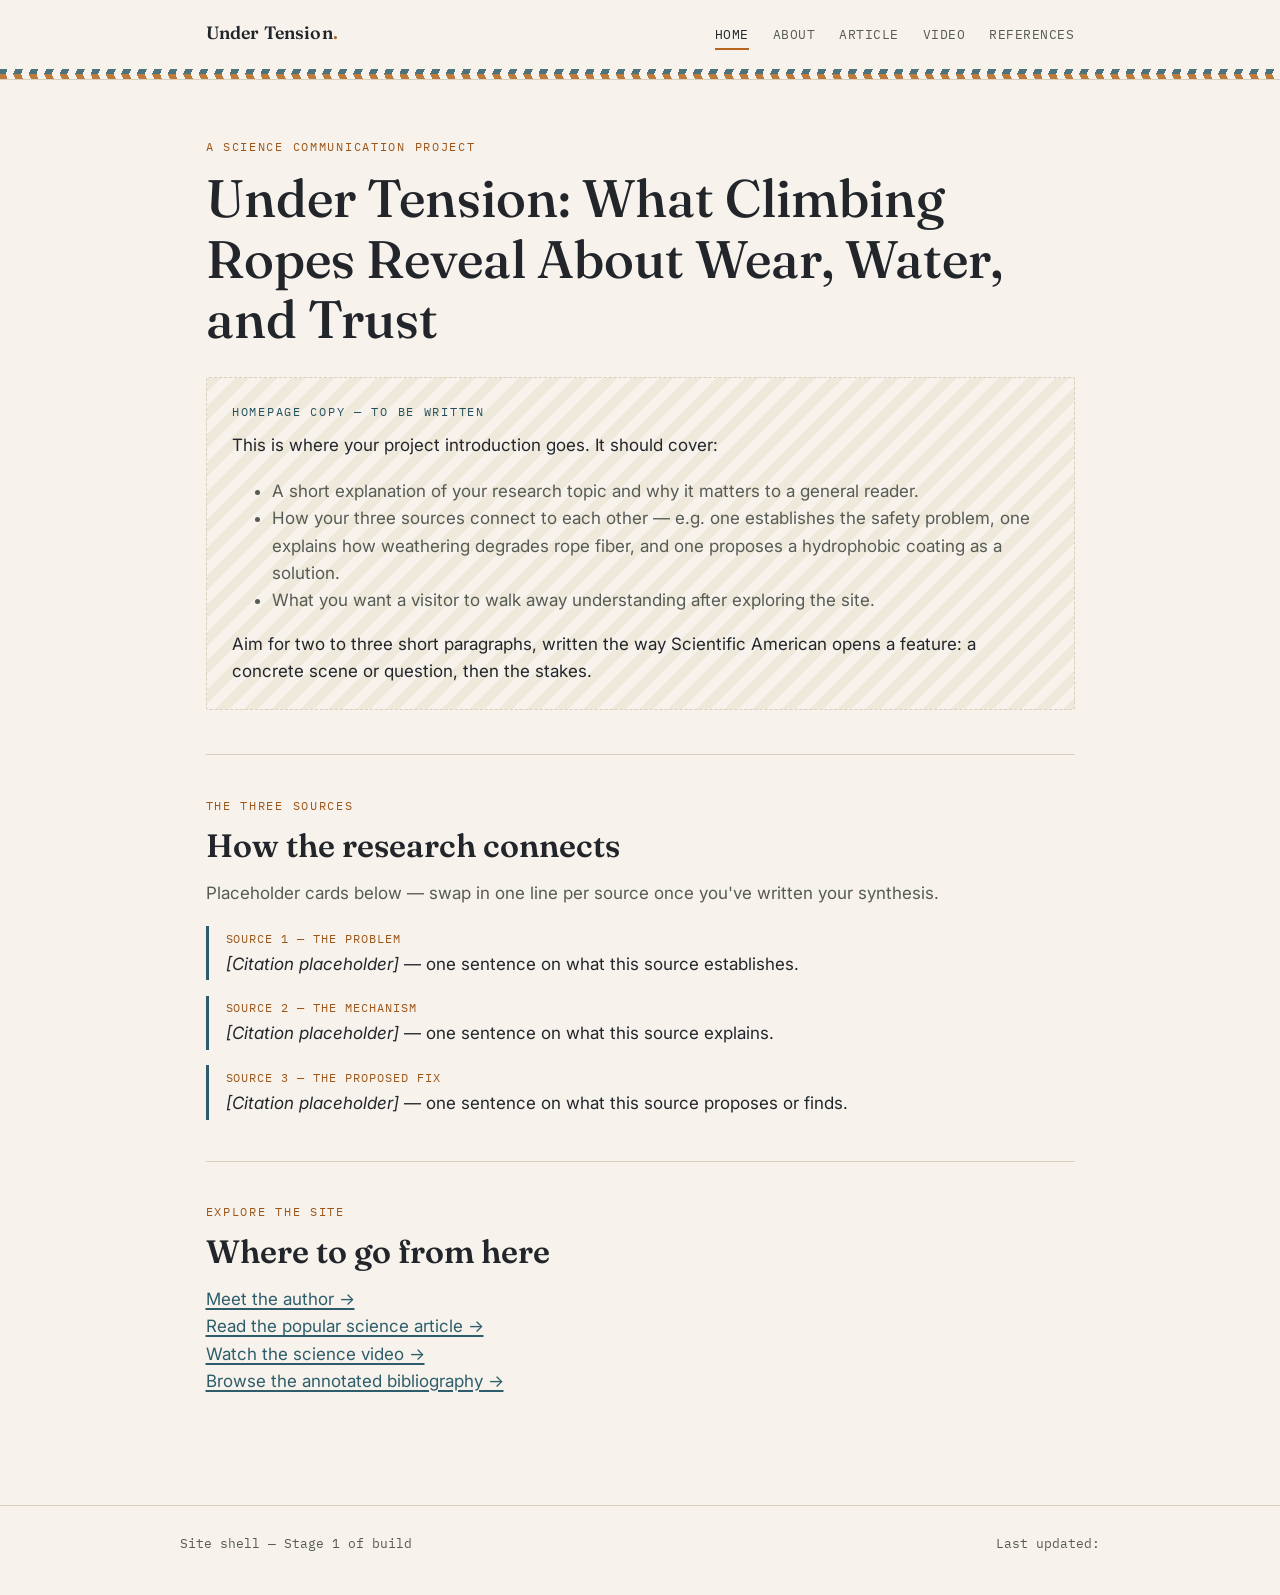
<file: index.html>
<!DOCTYPE html>
<html lang="en">
<head>
  <meta charset="UTF-8">
  <meta name="viewport" content="width=device-width, initial-scale=1.0">
  <title>Under Tension — The Science of Rope Safety</title>
  <link rel="preconnect" href="https://fonts.googleapis.com">
  <link href="https://fonts.googleapis.com/css2?family=Fraunces:opsz,wght@9..144,500;9..144,600&family=Inter:wght@400;500;600&family=IBM+Plex+Mono:wght@500&display=swap" rel="stylesheet">
  <link rel="stylesheet" href="styles.css">
</head>
<body>

  <header class="site-header">
    <div class="nav-inner">
      <a class="site-wordmark" href="index.html">Under Tension<span>.</span></a>
      <nav class="site-nav" aria-label="Primary">
        <a href="index.html" aria-current="page">Home</a>
        <a href="about.html">About</a>
        <a href="article.html">Article</a>
        <a href="video.html">Video</a>
        <a href="references.html">References</a>
      </nav>
    </div>
    <div class="rope-rule" role="presentation"></div>
  </header>

  <main>

    <section class="hero">
      <p class="eyebrow">A Science Communication Project</p>
      <!-- TODO: replace with your final project title -->
      <h1>Under Tension: What Climbing Ropes Reveal About Wear, Water, and Trust</h1>

      <div class="placeholder" style="margin-top: 1.6rem;">
        <p class="eyebrow">Homepage copy — to be written</p>
        <p>
          This is where your project introduction goes. It should cover:
        </p>
        <ul>
          <li>A short explanation of your research topic and why it matters to a general reader.</li>
          <li>How your three sources connect to each other — e.g. one establishes the safety problem, one explains how weathering degrades rope fiber, and one proposes a hydrophobic coating as a solution.</li>
          <li>What you want a visitor to walk away understanding after exploring the site.</li>
        </ul>
        <p>Aim for two to three short paragraphs, written the way Scientific American opens a feature: a concrete scene or question, then the stakes.</p>
      </div>
    </section>

    <section id="sources">
      <p class="eyebrow">The Three Sources</p>
      <h2>How the research connects</h2>
      <p style="color: var(--ink-soft);">Placeholder cards below — swap in one line per source once you've written your synthesis.</p>
      <ul class="source-list">
        <li>
          <span class="source-role">Source 1 — the problem</span>
          <em>[Citation placeholder]</em> — one sentence on what this source establishes.
        </li>
        <li>
          <span class="source-role">Source 2 — the mechanism</span>
          <em>[Citation placeholder]</em> — one sentence on what this source explains.
        </li>
        <li>
          <span class="source-role">Source 3 — the proposed fix</span>
          <em>[Citation placeholder]</em> — one sentence on what this source proposes or finds.
        </li>
      </ul>
    </section>

    <section id="explore">
      <p class="eyebrow">Explore the Site</p>
      <h2>Where to go from here</h2>
      <p>
        <a href="about.html">Meet the author →</a><br>
        <a href="article.html">Read the popular science article →</a><br>
        <a href="video.html">Watch the science video →</a><br>
        <a href="references.html">Browse the annotated bibliography →</a>
      </p>
    </section>

  </main>

  <footer class="site-footer">
    <div class="site-footer-inner">
      <span>Site shell — Stage 1 of build</span>
      <span>Last updated: <!-- TODO: date --></span>
    </div>
  </footer>

</body>
</html>
</file>
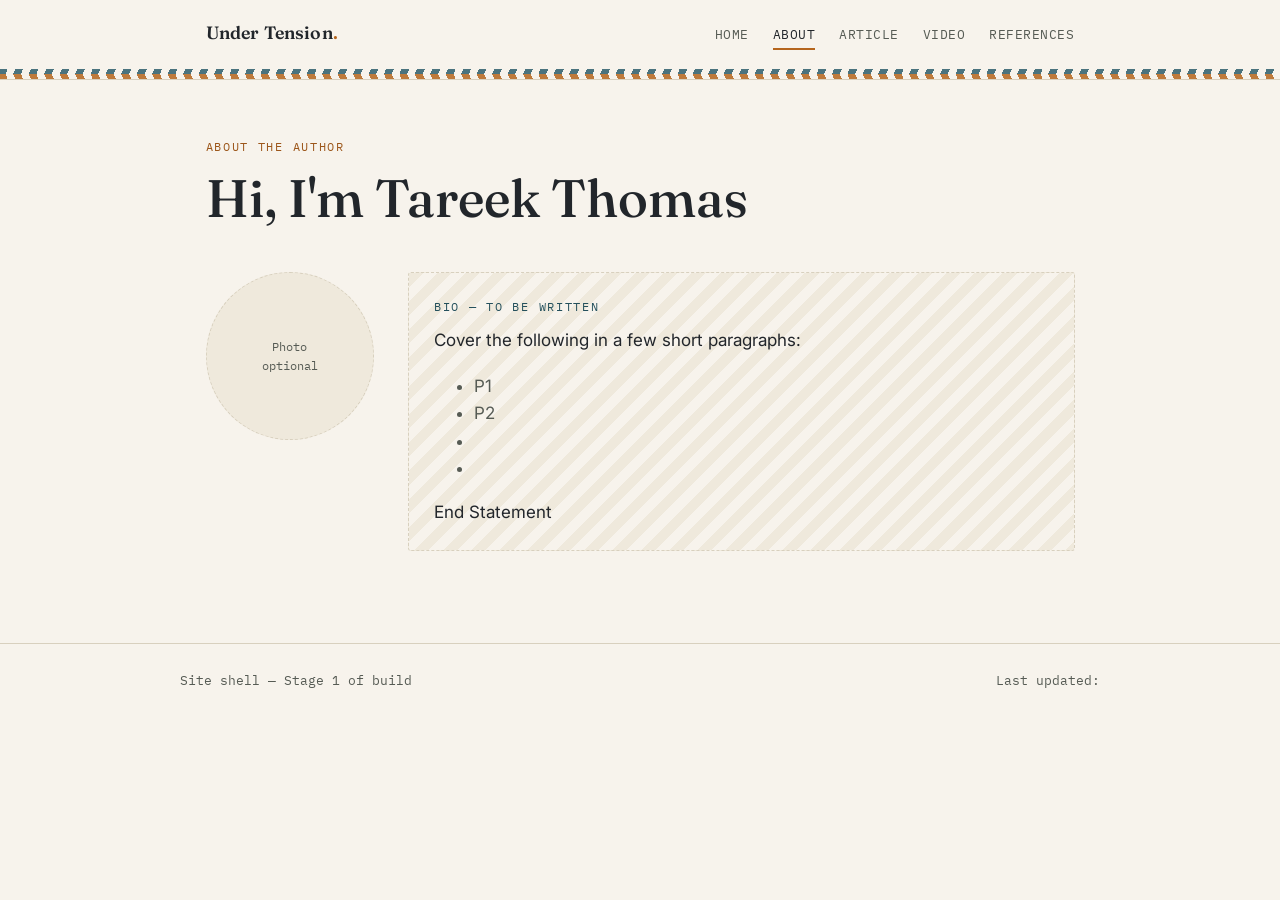
<file: about.html>
<!DOCTYPE html>
<html lang="en">
<head>
  <meta charset="UTF-8">
  <meta name="viewport" content="width=device-width, initial-scale=1.0">
  <title>About — Under Tension</title>
  <link rel="preconnect" href="https://fonts.googleapis.com">
  <link href="https://fonts.googleapis.com/css2?family=Fraunces:opsz,wght@9..144,500;9..144,600&family=Inter:wght@400;500;600&family=IBM+Plex+Mono:wght@500&display=swap" rel="stylesheet">
  <link rel="stylesheet" href="styles.css">
</head>
<body>

  <header class="site-header">
    <div class="nav-inner">
      <a class="site-wordmark" href="index.html">Under Tension<span>.</span></a>
      <nav class="site-nav" aria-label="Primary">
        <a href="index.html">Home</a>
        <a href="about.html" aria-current="page">About</a>
        <a href="article.html">Article</a>
        <a href="video.html">Video</a>
        <a href="references.html">References</a>
      </nav>
    </div>
    <div class="rope-rule" role="presentation"></div>
  </header>

  <main>

    <section class="hero" style="padding-bottom: 1rem;">
      <p class="eyebrow">About the Author</p>
      <h1>Hi, I'm Tareek Thomas</h1>
    </section>

    <section style="border-top: none; padding-top: 0;">
      <div class="about-grid">

        <!-- Photo is optional — remove this block entirely if you'd rather not include one -->
        <div class="avatar-placeholder">
          Photo<br>optional
        </div>

        <div class="about-text">
          <div class="placeholder">
            <p class="eyebrow">Bio — to be written</p>
            <p>Cover the following in a few short paragraphs:</p>
            <ul>
              <li>P1</li>
              <li>P2</li>
              <li></li>
              <li></li>
            </ul>
            <p>End Statement</p>
          </div>
        </div>

      </div>
    </section>

  </main>

  <footer class="site-footer">
    <div class="site-footer-inner">
      <span>Site shell — Stage 1 of build</span>
      <span>Last updated: <!-- TODO: date --></span>
    </div>
  </footer>

</body>
</html>
</file>
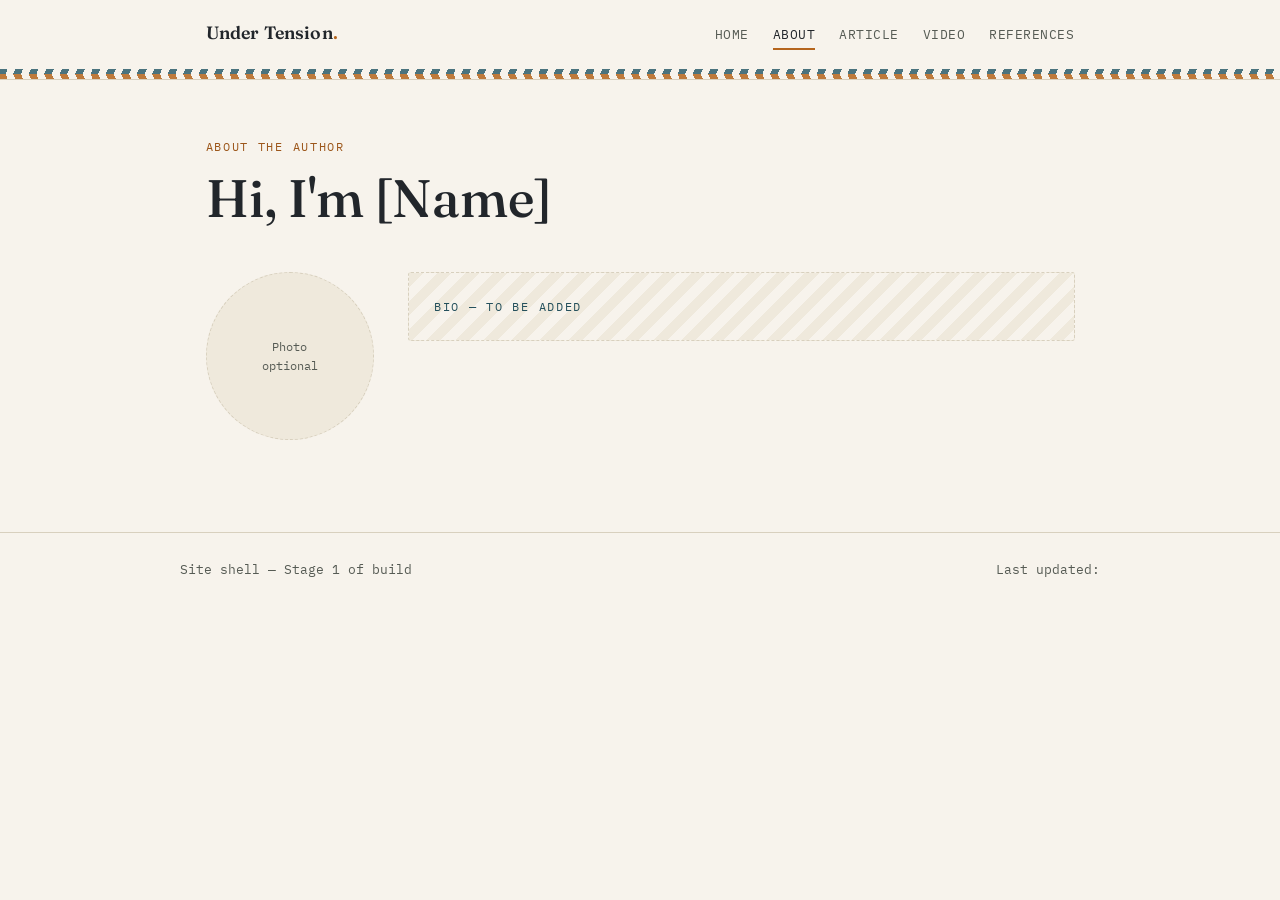
<file: about_1.html>
<!DOCTYPE html>
<html lang="en">
<head>
  <meta charset="UTF-8">
  <meta name="viewport" content="width=device-width, initial-scale=1.0">
  <title>About — Under Tension</title>
  <link rel="preconnect" href="https://fonts.googleapis.com">
  <link href="https://fonts.googleapis.com/css2?family=Fraunces:opsz,wght@9..144,500;9..144,600&family=Inter:wght@400;500;600&family=IBM+Plex+Mono:wght@500&display=swap" rel="stylesheet">
  <link rel="stylesheet" href="styles.css">
</head>
<body>

  <header class="site-header">
    <div class="nav-inner">
      <a class="site-wordmark" href="index.html">Under Tension<span>.</span></a>
      <nav class="site-nav" aria-label="Primary">
        <a href="index.html">Home</a>
        <a href="about.html" aria-current="page">About</a>
        <a href="article.html">Article</a>
        <a href="video.html">Video</a>
        <a href="references.html">References</a>
      </nav>
    </div>
    <div class="rope-rule" role="presentation"></div>
  </header>

  <main>

    <section class="hero" style="padding-bottom: 1rem;">
      <p class="eyebrow">About the Author</p>
      <h1>Hi, I'm [Name]</h1>
    </section>

    <section style="border-top: none; padding-top: 0;">
      <div class="about-grid">

        <!-- Photo optional — remove this block entirely if not using one -->
        <div class="avatar-placeholder">
          Photo<br>optional
        </div>

        <div class="about-text">
          <div class="placeholder">
            <p class="eyebrow" style="margin-bottom: 0;">Bio — to be added</p>
          </div>
        </div>

      </div>
    </section>

  </main>

  <footer class="site-footer">
    <div class="site-footer-inner">
      <span>Site shell — Stage 1 of build</span>
      <span>Last updated: <!-- TODO: date --></span>
    </div>
  </footer>

</body>
</html>
</file>
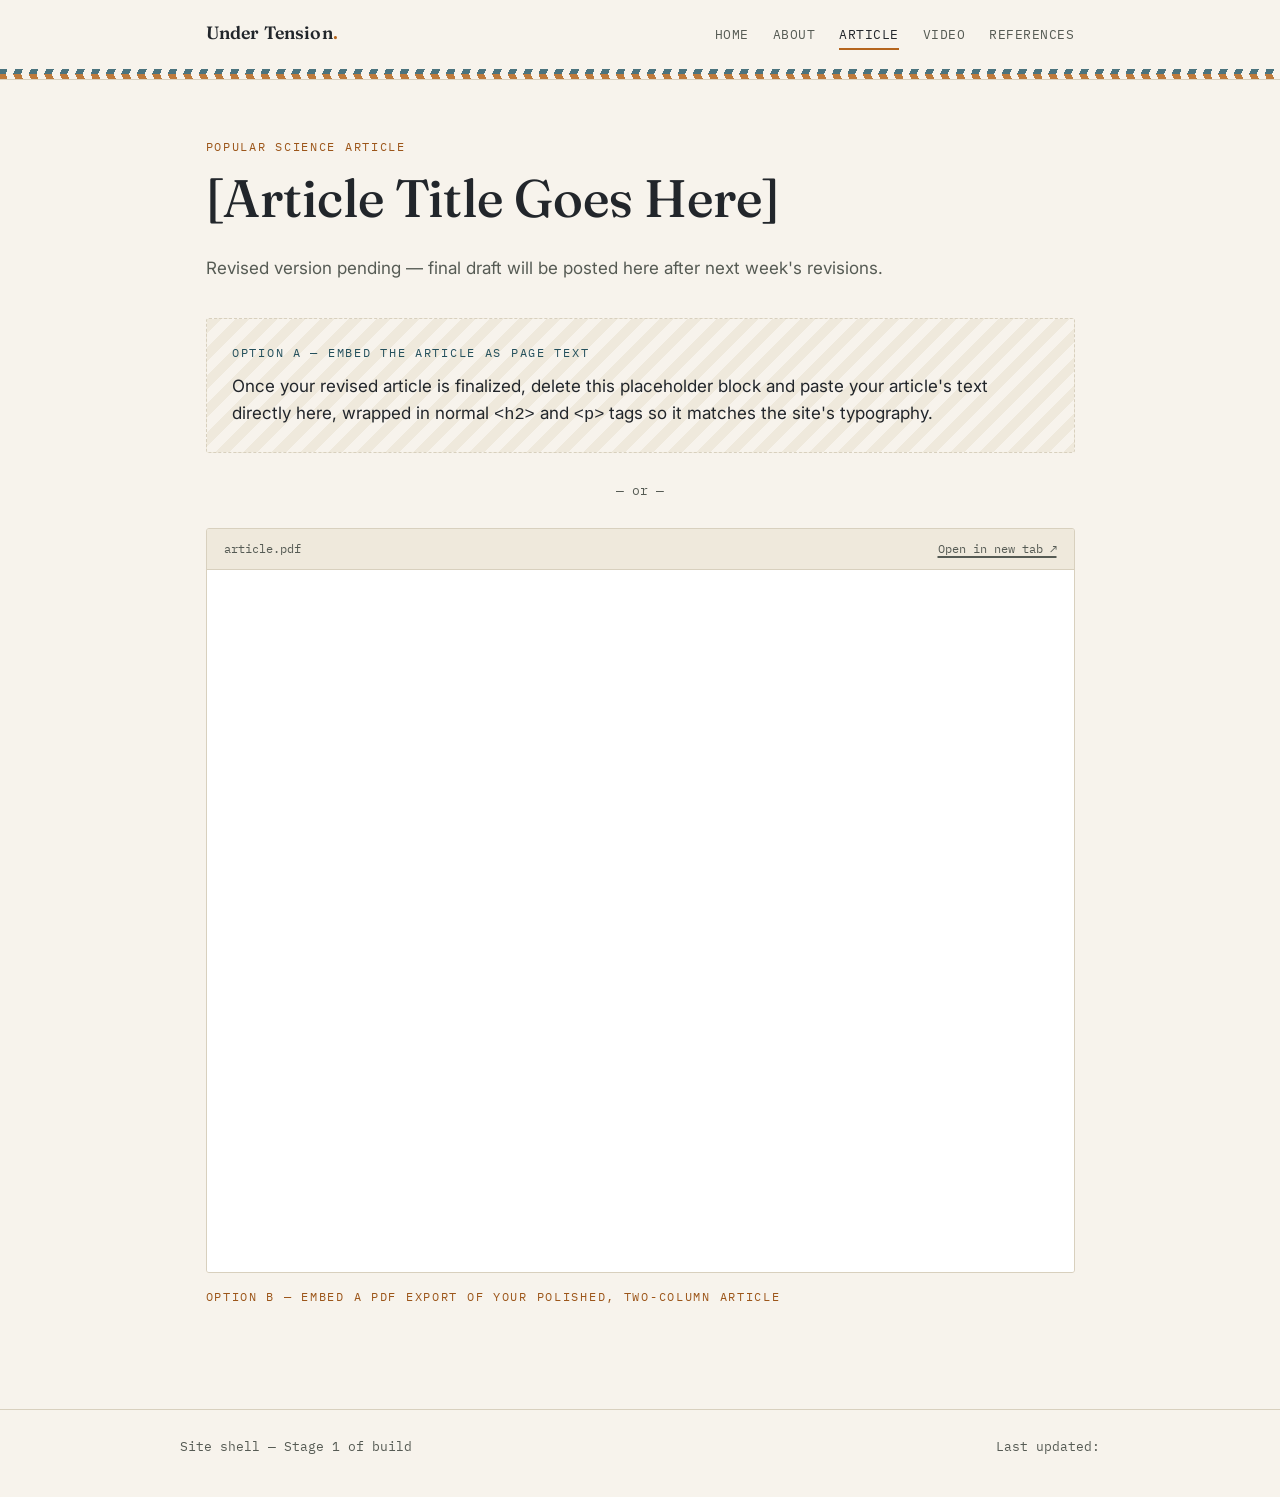
<file: article.html>
<!DOCTYPE html>
<html lang="en">
<head>
  <meta charset="UTF-8">
  <meta name="viewport" content="width=device-width, initial-scale=1.0">
  <title>Article — Under Tension</title>
  <link rel="preconnect" href="https://fonts.googleapis.com">
  <link href="https://fonts.googleapis.com/css2?family=Fraunces:opsz,wght@9..144,500;9..144,600&family=Inter:wght@400;500;600&family=IBM+Plex+Mono:wght@500&display=swap" rel="stylesheet">
  <link rel="stylesheet" href="styles.css">
</head>
<body>

  <header class="site-header">
    <div class="nav-inner">
      <a class="site-wordmark" href="index.html">Under Tension<span>.</span></a>
      <nav class="site-nav" aria-label="Primary">
        <a href="index.html">Home</a>
        <a href="about.html">About</a>
        <a href="article.html" aria-current="page">Article</a>
        <a href="video.html">Video</a>
        <a href="references.html">References</a>
      </nav>
    </div>
    <div class="rope-rule" role="presentation"></div>
  </header>

  <main>

    <section class="hero" style="padding-bottom: 1rem;">
      <p class="eyebrow">Popular Science Article</p>
      <h1>[Article Title Goes Here]</h1>
      <p style="color: var(--ink-soft);">Revised version pending — final draft will be posted here after next week's revisions.</p>
    </section>

    <section style="border-top: none; padding-top: 0;">

      <!-- OPTION A: paste your finished article directly into this page -->
      <div class="placeholder">
        <p class="eyebrow">Option A — embed the article as page text</p>
        <p>
          Once your revised article is finalized, delete this placeholder block and paste
          your article's text directly here, wrapped in normal <code>&lt;h2&gt;</code> and
          <code>&lt;p&gt;</code> tags so it matches the site's typography.
        </p>
      </div>

      <p style="text-align:center; font-family: var(--mono); font-size: 0.75rem; color: var(--ink-soft); margin: 1.6rem 0;">— or —</p>

      <!-- OPTION B: link out to / embed a formatted document (e.g. a PDF export of your Word doc) -->
      <div class="article-embed">
        <div class="article-toolbar">
          <span>article.pdf</span>
          <a href="#" style="color: var(--ink-soft);">Open in new tab ↗</a>
        </div>
        <!-- Replace src below with the path to your exported PDF once it's ready -->
        <iframe src="" title="Popular science article PDF" loading="lazy"></iframe>
      </div>
      <p class="eyebrow" style="margin-top: 0.8rem;">Option B — embed a PDF export of your polished, two-column article</p>

    </section>

  </main>

  <footer class="site-footer">
    <div class="site-footer-inner">
      <span>Site shell — Stage 1 of build</span>
      <span>Last updated: <!-- TODO: date --></span>
    </div>
  </footer>

</body>
</html>
</file>
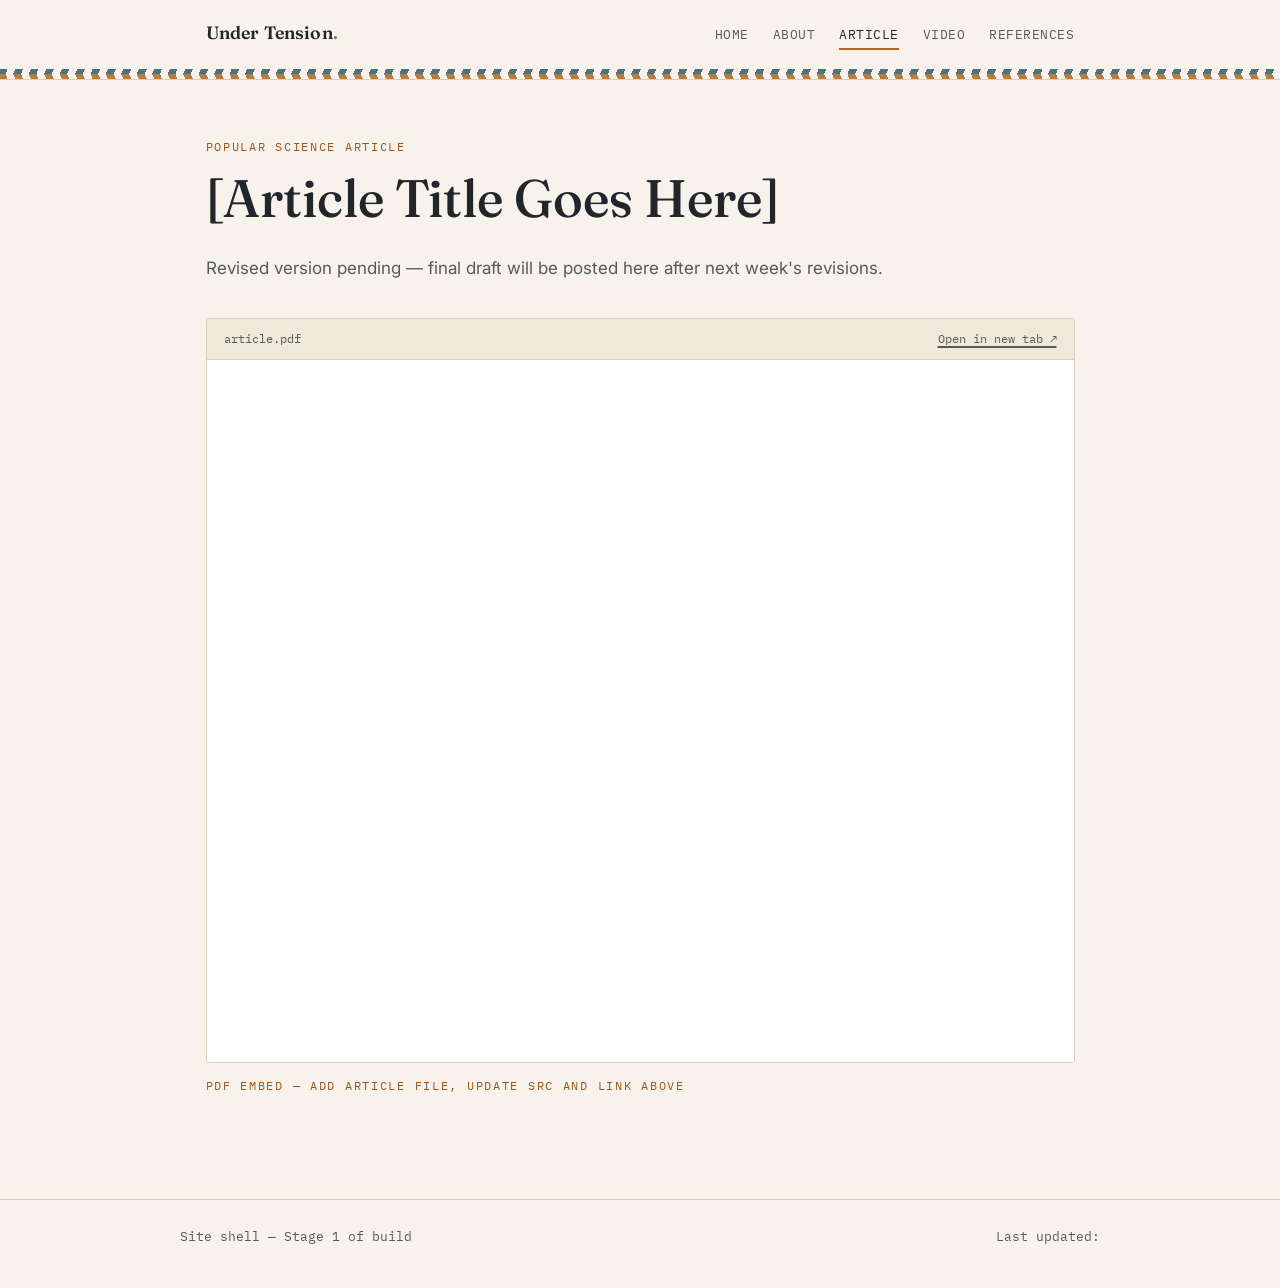
<file: article_1.html>
<!DOCTYPE html>
<html lang="en">
<head>
  <meta charset="UTF-8">
  <meta name="viewport" content="width=device-width, initial-scale=1.0">
  <title>Article — Under Tension</title>
  <link rel="preconnect" href="https://fonts.googleapis.com">
  <link href="https://fonts.googleapis.com/css2?family=Fraunces:opsz,wght@9..144,500;9..144,600&family=Inter:wght@400;500;600&family=IBM+Plex+Mono:wght@500&display=swap" rel="stylesheet">
  <link rel="stylesheet" href="styles.css">
</head>
<body>

  <header class="site-header">
    <div class="nav-inner">
      <a class="site-wordmark" href="index.html">Under Tension<span>.</span></a>
      <nav class="site-nav" aria-label="Primary">
        <a href="index.html">Home</a>
        <a href="about.html">About</a>
        <a href="article.html" aria-current="page">Article</a>
        <a href="video.html">Video</a>
        <a href="references.html">References</a>
      </nav>
    </div>
    <div class="rope-rule" role="presentation"></div>
  </header>

  <main>

    <section class="hero" style="padding-bottom: 1rem;">
      <p class="eyebrow">Popular Science Article</p>
      <h1>[Article Title Goes Here]</h1>
      <p style="color: var(--ink-soft);">Revised version pending — final draft will be posted here after next week's revisions.</p>
    </section>

    <section style="border-top: none; padding-top: 0;">

      <!-- Embed PDF export of the polished, two-column article -->
      <div class="article-embed">
        <div class="article-toolbar">
          <span>article.pdf</span>
          <a href="#" style="color: var(--ink-soft);">Open in new tab ↗</a>
        </div>
        <!-- Replace src with path to exported PDF once ready -->
        <iframe src="" title="Popular science article PDF" loading="lazy"></iframe>
      </div>
      <p class="eyebrow" style="margin-top: 0.8rem;">PDF embed — add article file, update src and link above</p>

    </section>

  </main>

  <footer class="site-footer">
    <div class="site-footer-inner">
      <span>Site shell — Stage 1 of build</span>
      <span>Last updated: <!-- TODO: date --></span>
    </div>
  </footer>

</body>
</html>
</file>
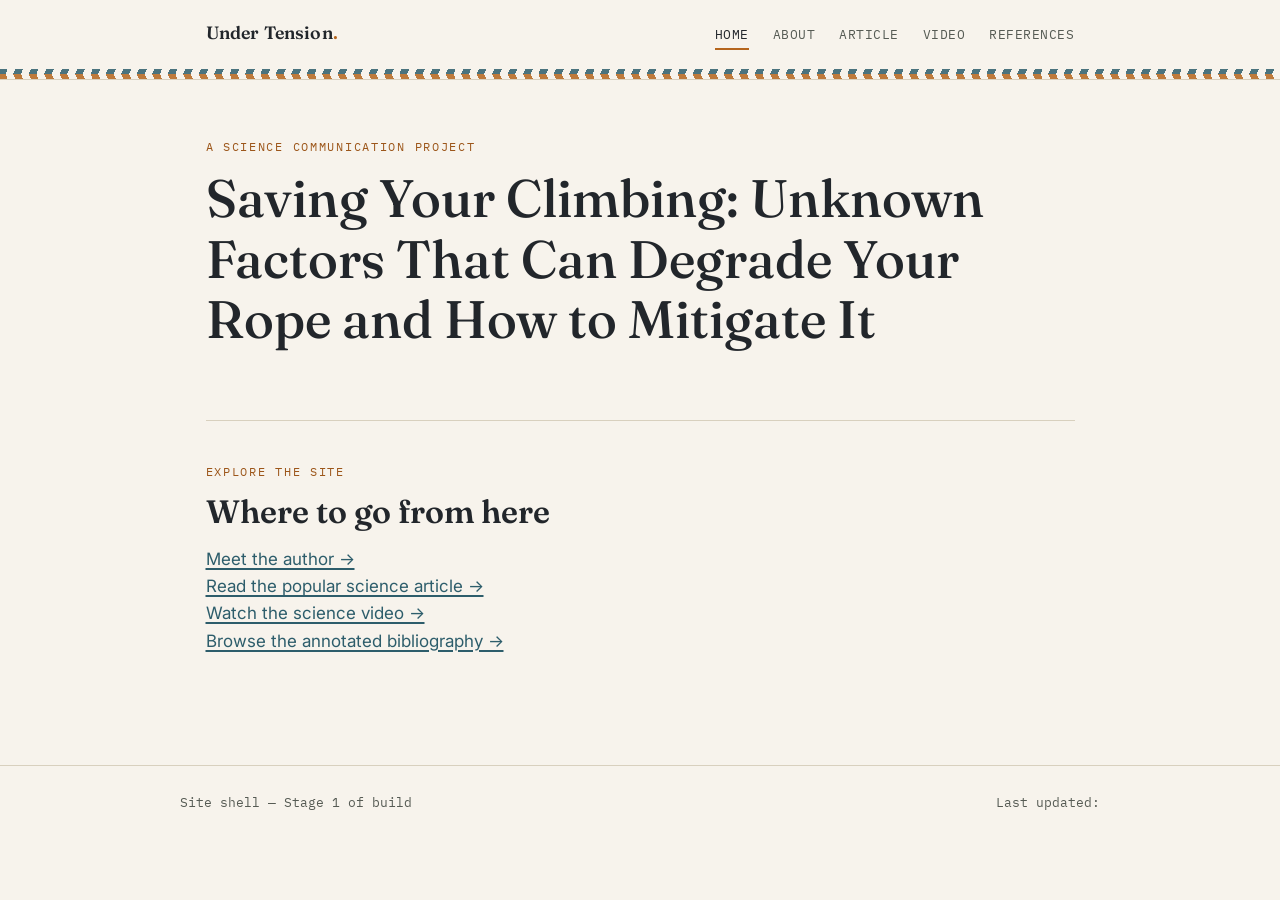
<file: index_1.html>
<!DOCTYPE html>
<html lang="en">
<head>
  <meta charset="UTF-8">
  <meta name="viewport" content="width=device-width, initial-scale=1.0">
  <title>Under Tension — The Science of Rope Safety</title>
  <link rel="preconnect" href="https://fonts.googleapis.com">
  <link href="https://fonts.googleapis.com/css2?family=Fraunces:opsz,wght@9..144,500;9..144,600&family=Inter:wght@400;500;600&family=IBM+Plex+Mono:wght@500&display=swap" rel="stylesheet">
  <link rel="stylesheet" href="styles.css">
</head>
<body>

  <header class="site-header">
    <div class="nav-inner">
      <a class="site-wordmark" href="index.html">Under Tension<span>.</span></a>
      <nav class="site-nav" aria-label="Primary">
        <a href="index.html" aria-current="page">Home</a>
        <a href="about.html">About</a>
        <a href="article.html">Article</a>
        <a href="video.html">Video</a>
        <a href="references.html">References</a>
      </nav>
    </div>
    <div class="rope-rule" role="presentation"></div>
  </header>

  <main>

    <section class="hero">
      <p class="eyebrow">A Science Communication Project</p>
      <h1>Saving Your Climbing: Unknown Factors That Can Degrade Your Rope and How to Mitigate It</h1>
    </section>

    <section id="explore">
      <p class="eyebrow">Explore the Site</p>
      <h2>Where to go from here</h2>
      <p>
        <a href="about.html">Meet the author →</a><br>
        <a href="article.html">Read the popular science article →</a><br>
        <a href="video.html">Watch the science video →</a><br>
        <a href="references.html">Browse the annotated bibliography →</a>
      </p>
    </section>

  </main>

  <footer class="site-footer">
    <div class="site-footer-inner">
      <span>Site shell — Stage 1 of build</span>
      <span>Last updated: <!-- TODO: date --></span>
    </div>
  </footer>

</body>
</html>
</file>
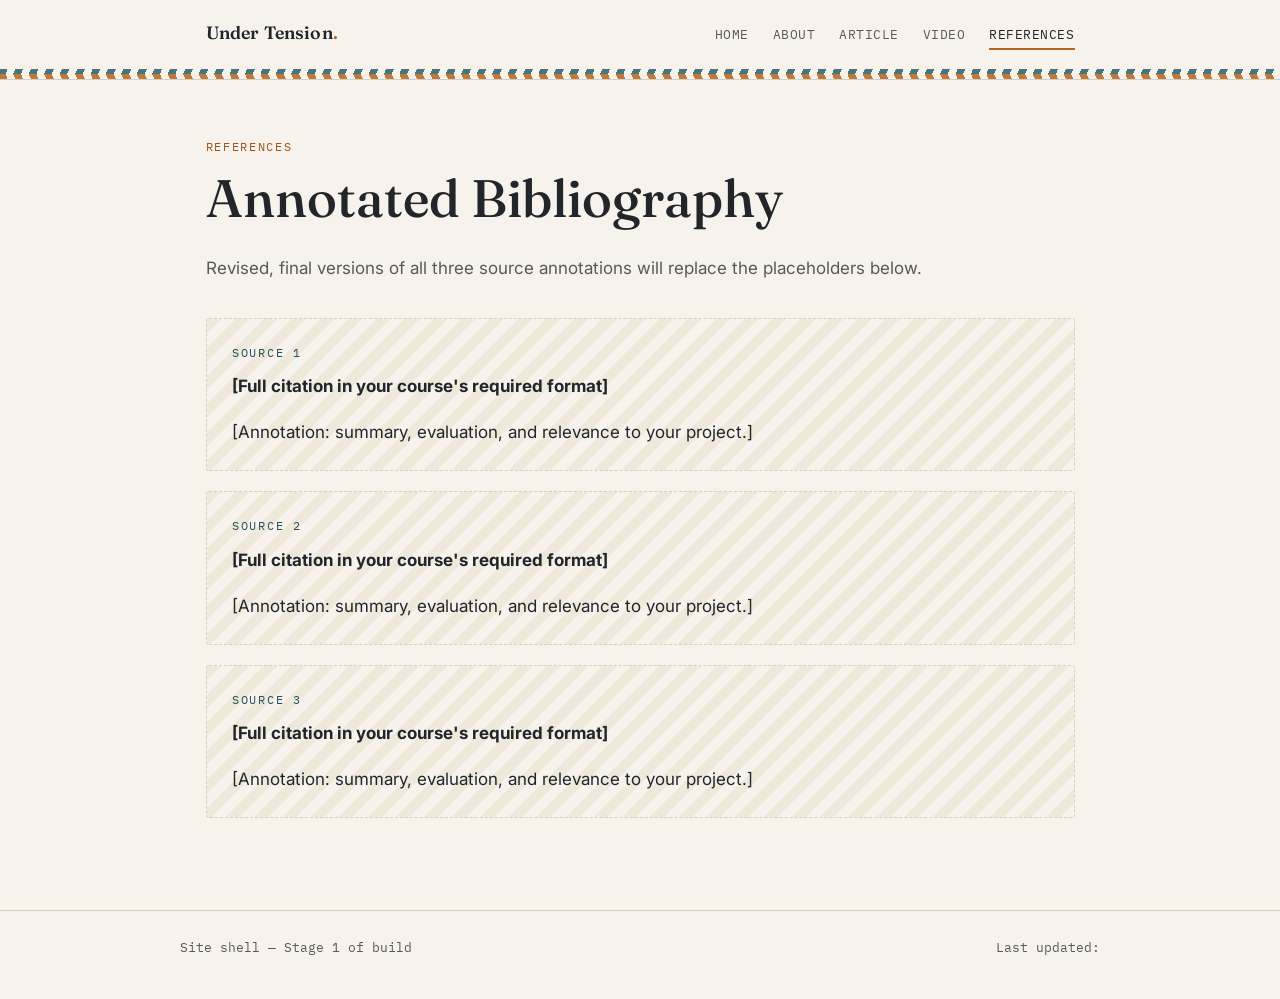
<file: references.html>
<!DOCTYPE html>
<html lang="en">
<head>
  <meta charset="UTF-8">
  <meta name="viewport" content="width=device-width, initial-scale=1.0">
  <title>References — Under Tension</title>
  <link rel="preconnect" href="https://fonts.googleapis.com">
  <link href="https://fonts.googleapis.com/css2?family=Fraunces:opsz,wght@9..144,500;9..144,600&family=Inter:wght@400;500;600&family=IBM+Plex+Mono:wght@500&display=swap" rel="stylesheet">
  <link rel="stylesheet" href="styles.css">
</head>
<body>

  <header class="site-header">
    <div class="nav-inner">
      <a class="site-wordmark" href="index.html">Under Tension<span>.</span></a>
      <nav class="site-nav" aria-label="Primary">
        <a href="index.html">Home</a>
        <a href="about.html">About</a>
        <a href="article.html">Article</a>
        <a href="video.html">Video</a>
        <a href="references.html" aria-current="page">References</a>
      </nav>
    </div>
    <div class="rope-rule" role="presentation"></div>
  </header>

  <main>

    <section class="hero" style="padding-bottom: 1rem;">
      <p class="eyebrow">References</p>
      <h1>Annotated Bibliography</h1>
      <p style="color: var(--ink-soft);">Revised, final versions of all three source annotations will replace the placeholders below.</p>
    </section>

    <section style="border-top: none; padding-top: 0;">

      <div class="placeholder">
        <p class="eyebrow">Source 1</p>
        <p><strong>[Full citation in your course's required format]</strong></p>
        <p>[Annotation: summary, evaluation, and relevance to your project.]</p>
      </div>

      <div class="placeholder" style="margin-top: 1.2rem;">
        <p class="eyebrow">Source 2</p>
        <p><strong>[Full citation in your course's required format]</strong></p>
        <p>[Annotation: summary, evaluation, and relevance to your project.]</p>
      </div>

      <div class="placeholder" style="margin-top: 1.2rem;">
        <p class="eyebrow">Source 3</p>
        <p><strong>[Full citation in your course's required format]</strong></p>
        <p>[Annotation: summary, evaluation, and relevance to your project.]</p>
      </div>

    </section>

  </main>

  <footer class="site-footer">
    <div class="site-footer-inner">
      <span>Site shell — Stage 1 of build</span>
      <span>Last updated: <!-- TODO: date --></span>
    </div>
  </footer>

</body>
</html>
</file>
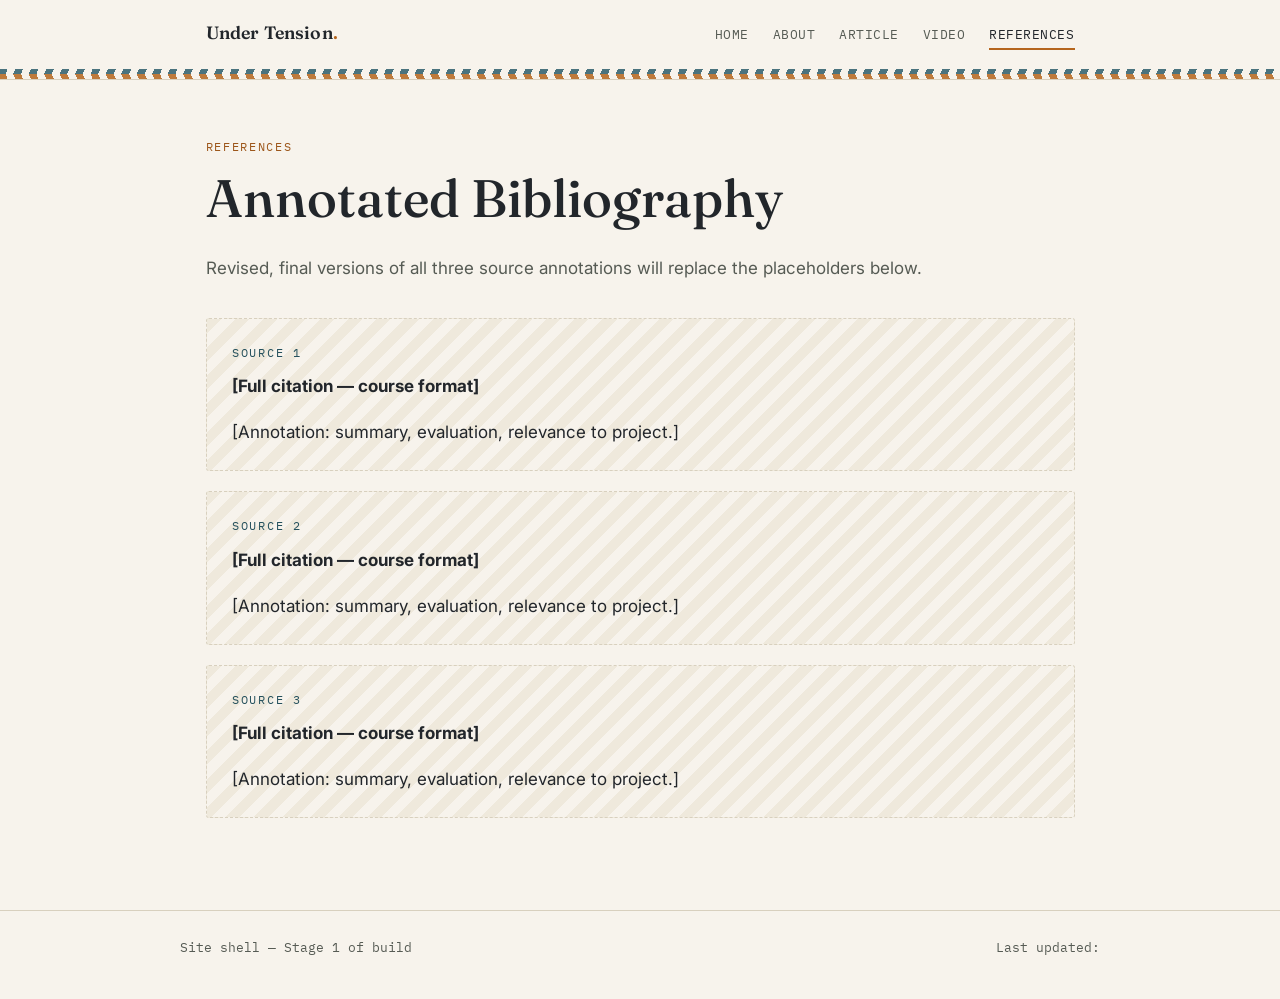
<file: references_1.html>
<!DOCTYPE html>
<html lang="en">
<head>
  <meta charset="UTF-8">
  <meta name="viewport" content="width=device-width, initial-scale=1.0">
  <title>References — Under Tension</title>
  <link rel="preconnect" href="https://fonts.googleapis.com">
  <link href="https://fonts.googleapis.com/css2?family=Fraunces:opsz,wght@9..144,500;9..144,600&family=Inter:wght@400;500;600&family=IBM+Plex+Mono:wght@500&display=swap" rel="stylesheet">
  <link rel="stylesheet" href="styles.css">
</head>
<body>

  <header class="site-header">
    <div class="nav-inner">
      <a class="site-wordmark" href="index.html">Under Tension<span>.</span></a>
      <nav class="site-nav" aria-label="Primary">
        <a href="index.html">Home</a>
        <a href="about.html">About</a>
        <a href="article.html">Article</a>
        <a href="video.html">Video</a>
        <a href="references.html" aria-current="page">References</a>
      </nav>
    </div>
    <div class="rope-rule" role="presentation"></div>
  </header>

  <main>

    <section class="hero" style="padding-bottom: 1rem;">
      <p class="eyebrow">References</p>
      <h1>Annotated Bibliography</h1>
      <p style="color: var(--ink-soft);">Revised, final versions of all three source annotations will replace the placeholders below.</p>
    </section>

    <section style="border-top: none; padding-top: 0;">

      <div class="placeholder">
        <p class="eyebrow">Source 1</p>
        <p><strong>[Full citation — course format]</strong></p>
        <p>[Annotation: summary, evaluation, relevance to project.]</p>
      </div>

      <div class="placeholder" style="margin-top: 1.2rem;">
        <p class="eyebrow">Source 2</p>
        <p><strong>[Full citation — course format]</strong></p>
        <p>[Annotation: summary, evaluation, relevance to project.]</p>
      </div>

      <div class="placeholder" style="margin-top: 1.2rem;">
        <p class="eyebrow">Source 3</p>
        <p><strong>[Full citation — course format]</strong></p>
        <p>[Annotation: summary, evaluation, relevance to project.]</p>
      </div>

    </section>

  </main>

  <footer class="site-footer">
    <div class="site-footer-inner">
      <span>Site shell — Stage 1 of build</span>
      <span>Last updated: <!-- TODO: date --></span>
    </div>
  </footer>

</body>
</html>
</file>
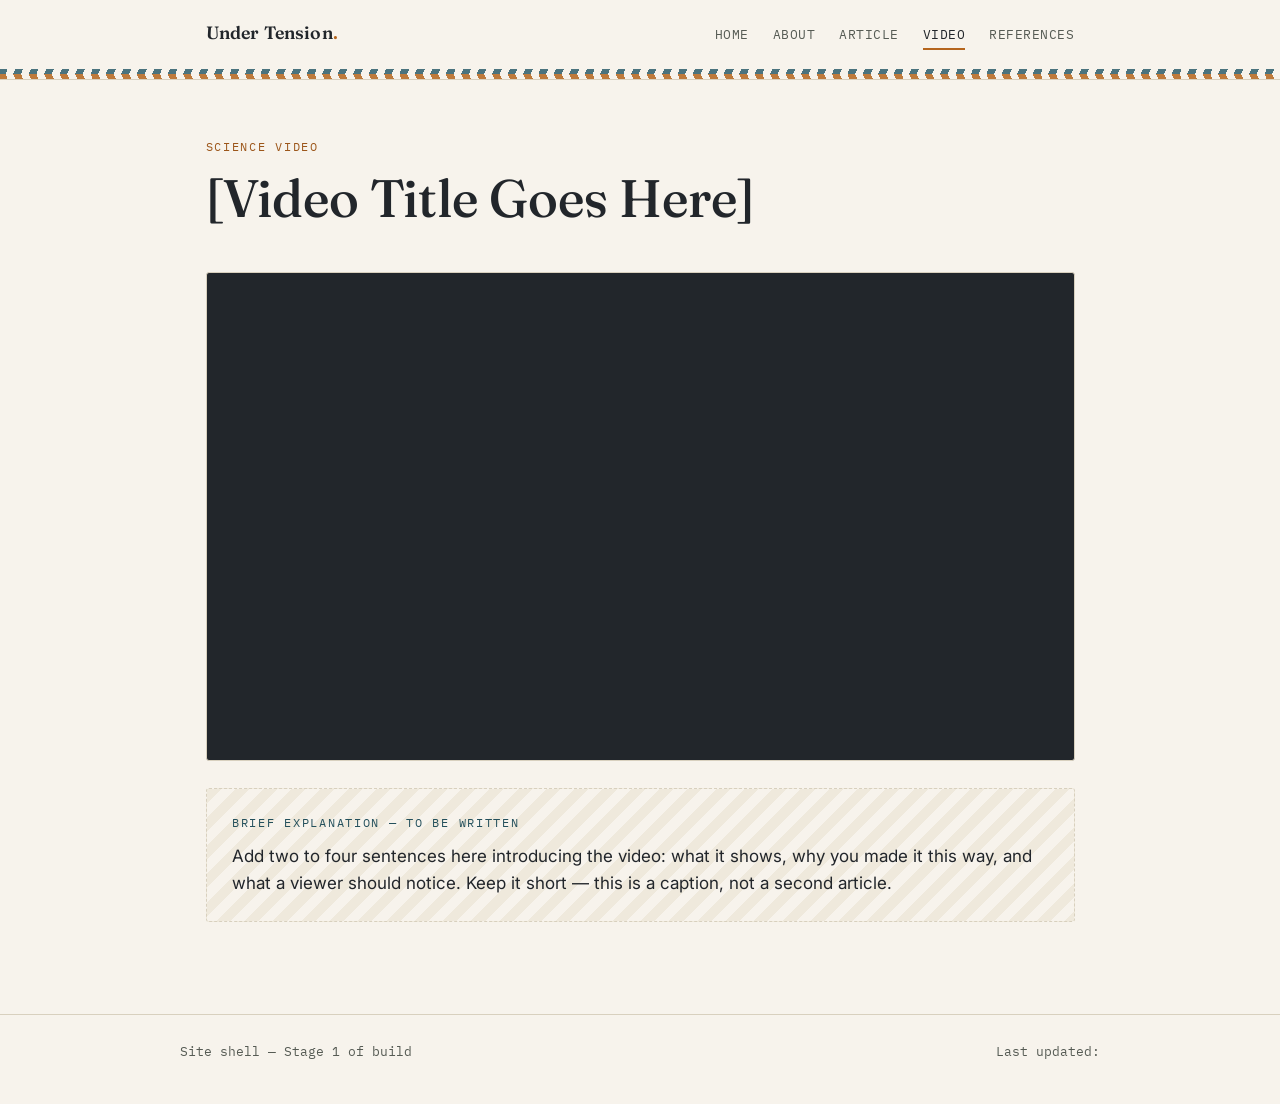
<file: video.html>
<!DOCTYPE html>
<html lang="en">
<head>
  <meta charset="UTF-8">
  <meta name="viewport" content="width=device-width, initial-scale=1.0">
  <title>Video — Under Tension</title>
  <link rel="preconnect" href="https://fonts.googleapis.com">
  <link href="https://fonts.googleapis.com/css2?family=Fraunces:opsz,wght@9..144,500;9..144,600&family=Inter:wght@400;500;600&family=IBM+Plex+Mono:wght@500&display=swap" rel="stylesheet">
  <link rel="stylesheet" href="styles.css">
</head>
<body>

  <header class="site-header">
    <div class="nav-inner">
      <a class="site-wordmark" href="index.html">Under Tension<span>.</span></a>
      <nav class="site-nav" aria-label="Primary">
        <a href="index.html">Home</a>
        <a href="about.html">About</a>
        <a href="article.html">Article</a>
        <a href="video.html" aria-current="page">Video</a>
        <a href="references.html">References</a>
      </nav>
    </div>
    <div class="rope-rule" role="presentation"></div>
  </header>

  <main>

    <section class="hero" style="padding-bottom: 1rem;">
      <p class="eyebrow">Science Video</p>
      <h1>[Video Title Goes Here]</h1>
    </section>

    <section style="border-top: none; padding-top: 0;">

      <div class="video-frame">
        <!--
          Replace the src below with your embed link once the video is uploaded, e.g.:
          YouTube:  https://www.youtube.com/embed/VIDEO_ID
          Vimeo:    https://player.vimeo.com/video/VIDEO_ID
        -->
        <iframe
          src=""
          title="Science video"
          loading="lazy"
          allow="accelerometer; autoplay; clipboard-write; encrypted-media; gyroscope; picture-in-picture"
          allowfullscreen>
        </iframe>
      </div>

      <div class="placeholder" style="margin-top: 1.6rem;">
        <p class="eyebrow">Brief explanation — to be written</p>
        <p>
          Add two to four sentences here introducing the video: what it shows, why you made
          it this way, and what a viewer should notice. Keep it short — this is a caption,
          not a second article.
        </p>
      </div>

    </section>

  </main>

  <footer class="site-footer">
    <div class="site-footer-inner">
      <span>Site shell — Stage 1 of build</span>
      <span>Last updated: <!-- TODO: date --></span>
    </div>
  </footer>

</body>
</html>
</file>
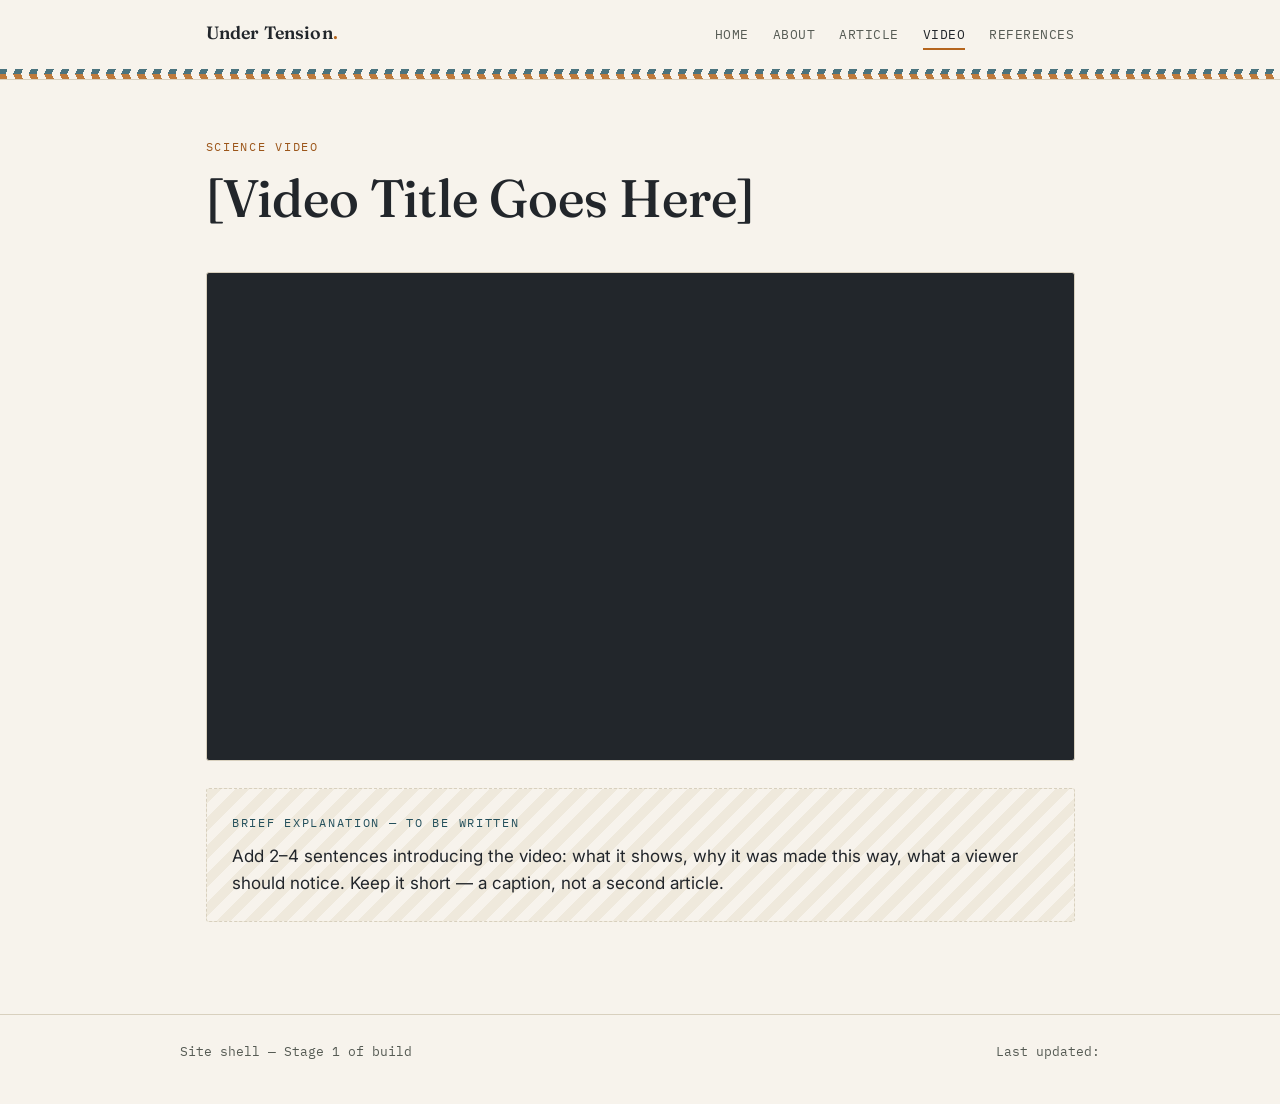
<file: video_1.html>
<!DOCTYPE html>
<html lang="en">
<head>
  <meta charset="UTF-8">
  <meta name="viewport" content="width=device-width, initial-scale=1.0">
  <title>Video — Under Tension</title>
  <link rel="preconnect" href="https://fonts.googleapis.com">
  <link href="https://fonts.googleapis.com/css2?family=Fraunces:opsz,wght@9..144,500;9..144,600&family=Inter:wght@400;500;600&family=IBM+Plex+Mono:wght@500&display=swap" rel="stylesheet">
  <link rel="stylesheet" href="styles.css">
</head>
<body>

  <header class="site-header">
    <div class="nav-inner">
      <a class="site-wordmark" href="index.html">Under Tension<span>.</span></a>
      <nav class="site-nav" aria-label="Primary">
        <a href="index.html">Home</a>
        <a href="about.html">About</a>
        <a href="article.html">Article</a>
        <a href="video.html" aria-current="page">Video</a>
        <a href="references.html">References</a>
      </nav>
    </div>
    <div class="rope-rule" role="presentation"></div>
  </header>

  <main>

    <section class="hero" style="padding-bottom: 1rem;">
      <p class="eyebrow">Science Video</p>
      <h1>[Video Title Goes Here]</h1>
    </section>

    <section style="border-top: none; padding-top: 0;">

      <div class="video-frame">
        <!--
          Replace src with embed link once video is uploaded, e.g.:
          YouTube:  https://www.youtube.com/embed/VIDEO_ID
          Vimeo:    https://player.vimeo.com/video/VIDEO_ID
        -->
        <iframe
          src=""
          title="Science video"
          loading="lazy"
          allow="accelerometer; autoplay; clipboard-write; encrypted-media; gyroscope; picture-in-picture"
          allowfullscreen>
        </iframe>
      </div>

      <div class="placeholder" style="margin-top: 1.6rem;">
        <p class="eyebrow">Brief explanation — to be written</p>
        <p>
          Add 2–4 sentences introducing the video: what it shows, why it was made
          this way, what a viewer should notice. Keep it short — a caption,
          not a second article.
        </p>
      </div>

    </section>

  </main>

  <footer class="site-footer">
    <div class="site-footer-inner">
      <span>Site shell — Stage 1 of build</span>
      <span>Last updated: <!-- TODO: date --></span>
    </div>
  </footer>

</body>
</html>
</file>
<file: styles.css>
/* ==========================================================================
   Design tokens
   ========================================================================== */
:root {
  --paper:      #F7F3EC;
  --paper-dim:  #EFE9DC;
  --ink:        #22262B;
  --ink-soft:   #565B54;
  --line:       #D8D0BE;
  --teal:       #2D5D6B;
  --teal-dim:   #24505C;
  --rust:       #B5651D;
  --rust-dim:   #9C561A;
  --alert:      #A63B2A;

  --display: "Fraunces", "Iowan Old Style", Georgia, serif;
  --body: "Inter", -apple-system, BlinkMacSystemFont, "Segoe UI", sans-serif;
  --mono: "IBM Plex Mono", "SFMono-Regular", Menlo, monospace;

  --max-w: 920px;
  --radius: 3px;
}

@media (prefers-reduced-motion: no-preference) {
  html { scroll-behavior: smooth; }
}

* { box-sizing: border-box; }

html, body {
  margin: 0;
  padding: 0;
  background: var(--paper);
  color: var(--ink);
  font-family: var(--body);
  font-size: 17px;
  line-height: 1.6;
}

img { max-width: 100%; display: block; }

a { color: var(--teal); text-decoration-thickness: 1.5px; text-underline-offset: 3px; }
a:hover { color: var(--teal-dim); }

a:focus-visible,
button:focus-visible,
input:focus-visible,
textarea:focus-visible {
  outline: 2px solid var(--rust);
  outline-offset: 3px;
}

h1, h2, h3 {
  font-family: var(--display);
  font-weight: 600;
  line-height: 1.15;
  margin: 0 0 0.5em;
  color: var(--ink);
}

h1 { font-size: clamp(2.1rem, 4.5vw, 3.1rem); font-weight: 500; }
h2 { font-size: clamp(1.4rem, 3vw, 1.9rem); }
h3 { font-size: 1.15rem; }

p { margin: 0 0 1.1em; color: var(--ink); }

.eyebrow {
  font-family: var(--mono);
  font-size: 0.72rem;
  letter-spacing: 0.14em;
  text-transform: uppercase;
  color: var(--rust-dim);
  margin: 0 0 0.9em;
}

/* ==========================================================================
   Signature element: woven-rope rule
   used under the nav and between major sections, standing in for the
   climbing rope research that runs through the whole site
   ========================================================================== */
.rope-rule {
  height: 10px;
  width: 100%;
  background-image:
    repeating-linear-gradient(115deg,
      var(--teal) 0px, var(--teal) 7px,
      transparent 7px, transparent 14px),
    repeating-linear-gradient(65deg,
      var(--rust) 0px, var(--rust) 7px,
      transparent 7px, transparent 14px);
  background-size: 100% 5px;
  background-position: top, bottom;
  background-repeat: repeat-x;
  opacity: 0.85;
}

/* ==========================================================================
   Layout shell
   ========================================================================== */
.site-header {
  background: var(--paper);
  position: sticky;
  top: 0;
  z-index: 10;
  border-bottom: 1px solid var(--line);
}

.nav-inner {
  max-width: var(--max-w);
  margin: 0 auto;
  padding: 1.1rem 1.5rem;
  display: flex;
  align-items: baseline;
  justify-content: space-between;
  flex-wrap: wrap;
  gap: 0.75rem;
}

.site-wordmark {
  font-family: var(--display);
  font-size: 1.05rem;
  font-weight: 600;
  color: var(--ink);
  text-decoration: none;
  letter-spacing: 0.01em;
}
.site-wordmark:hover { color: var(--teal); }
.site-wordmark span { color: var(--rust); }

.site-nav { display: flex; gap: 1.4rem; flex-wrap: wrap; }

.site-nav a {
  font-family: var(--mono);
  font-size: 0.78rem;
  letter-spacing: 0.04em;
  text-transform: uppercase;
  color: var(--ink-soft);
  text-decoration: none;
  padding-bottom: 3px;
  border-bottom: 2px solid transparent;
}

.site-nav a:hover,
.site-nav a[aria-current="page"] {
  color: var(--ink);
  border-bottom-color: var(--rust);
}

main { max-width: var(--max-w); margin: 0 auto; padding: 0 1.5rem; }

.hero { padding: 3.4rem 0 2.6rem; }

section { padding: 2.4rem 0; border-top: 1px solid var(--line); }
section:first-of-type { border-top: none; }

.site-footer {
  margin-top: 3rem;
  border-top: 1px solid var(--line);
  padding: 1.6rem 1.5rem 2.4rem;
}
.site-footer-inner {
  max-width: var(--max-w);
  margin: 0 auto;
  font-family: var(--mono);
  font-size: 0.75rem;
  color: var(--ink-soft);
  display: flex;
  justify-content: space-between;
  flex-wrap: wrap;
  gap: 0.5rem;
}

/* ==========================================================================
   Reusable content blocks
   ========================================================================== */
.card {
  background: var(--paper-dim);
  border: 1px solid var(--line);
  border-radius: var(--radius);
  padding: 1.5rem 1.6rem;
}

.placeholder {
  border: 1.5px dashed var(--line);
  border-radius: var(--radius);
  padding: 1.4rem 1.5rem;
  color: var(--ink-soft);
  background: repeating-linear-gradient(
    135deg, var(--paper-dim), var(--paper-dim) 10px,
    var(--paper) 10px, var(--paper) 20px
  );
}
.placeholder .eyebrow { color: var(--teal-dim); }
.placeholder p:last-child { margin-bottom: 0; }

.avatar-placeholder {
  width: 168px;
  height: 168px;
  border-radius: 50%;
  border: 1.5px dashed var(--line);
  background: var(--paper-dim);
  display: flex;
  align-items: center;
  justify-content: center;
  font-family: var(--mono);
  font-size: 0.7rem;
  text-align: center;
  color: var(--ink-soft);
  flex-shrink: 0;
  padding: 1rem;
}

.about-grid {
  display: flex;
  gap: 2rem;
  align-items: flex-start;
  flex-wrap: wrap;
}
.about-grid .about-text { flex: 1 1 320px; }

.source-list {
  list-style: none;
  margin: 0;
  padding: 0;
  display: grid;
  gap: 0.9rem;
}
.source-list li {
  border-left: 3px solid var(--teal);
  padding: 0.15rem 0 0.15rem 1rem;
}
.source-list .source-role {
  font-family: var(--mono);
  font-size: 0.72rem;
  text-transform: uppercase;
  letter-spacing: 0.08em;
  color: var(--rust-dim);
  display: block;
  margin-bottom: 0.15rem;
}

.video-frame {
  aspect-ratio: 16 / 9;
  width: 100%;
  border: 1px solid var(--line);
  border-radius: var(--radius);
  overflow: hidden;
  background: var(--ink);
}
.video-frame iframe { width: 100%; height: 100%; border: 0; display: block; }

.article-embed {
  border: 1px solid var(--line);
  border-radius: var(--radius);
  overflow: hidden;
}
.article-embed .article-toolbar {
  background: var(--paper-dim);
  border-bottom: 1px solid var(--line);
  padding: 0.6rem 1rem;
  font-family: var(--mono);
  font-size: 0.72rem;
  color: var(--ink-soft);
  display: flex;
  justify-content: space-between;
}
.article-embed iframe {
  width: 100%;
  height: 78vh;
  min-height: 500px;
  border: 0;
  display: block;
  background: white;
}

.btn {
  display: inline-block;
  font-family: var(--mono);
  font-size: 0.78rem;
  text-transform: uppercase;
  letter-spacing: 0.06em;
  text-decoration: none;
  color: var(--paper);
  background: var(--teal);
  padding: 0.65rem 1.1rem;
  border-radius: var(--radius);
}
.btn:hover { background: var(--teal-dim); color: var(--paper); }

@media (max-width: 600px) {
  .hero { padding: 2.2rem 0 1.8rem; }
  .article-embed iframe { height: 60vh; }
}
</file>
